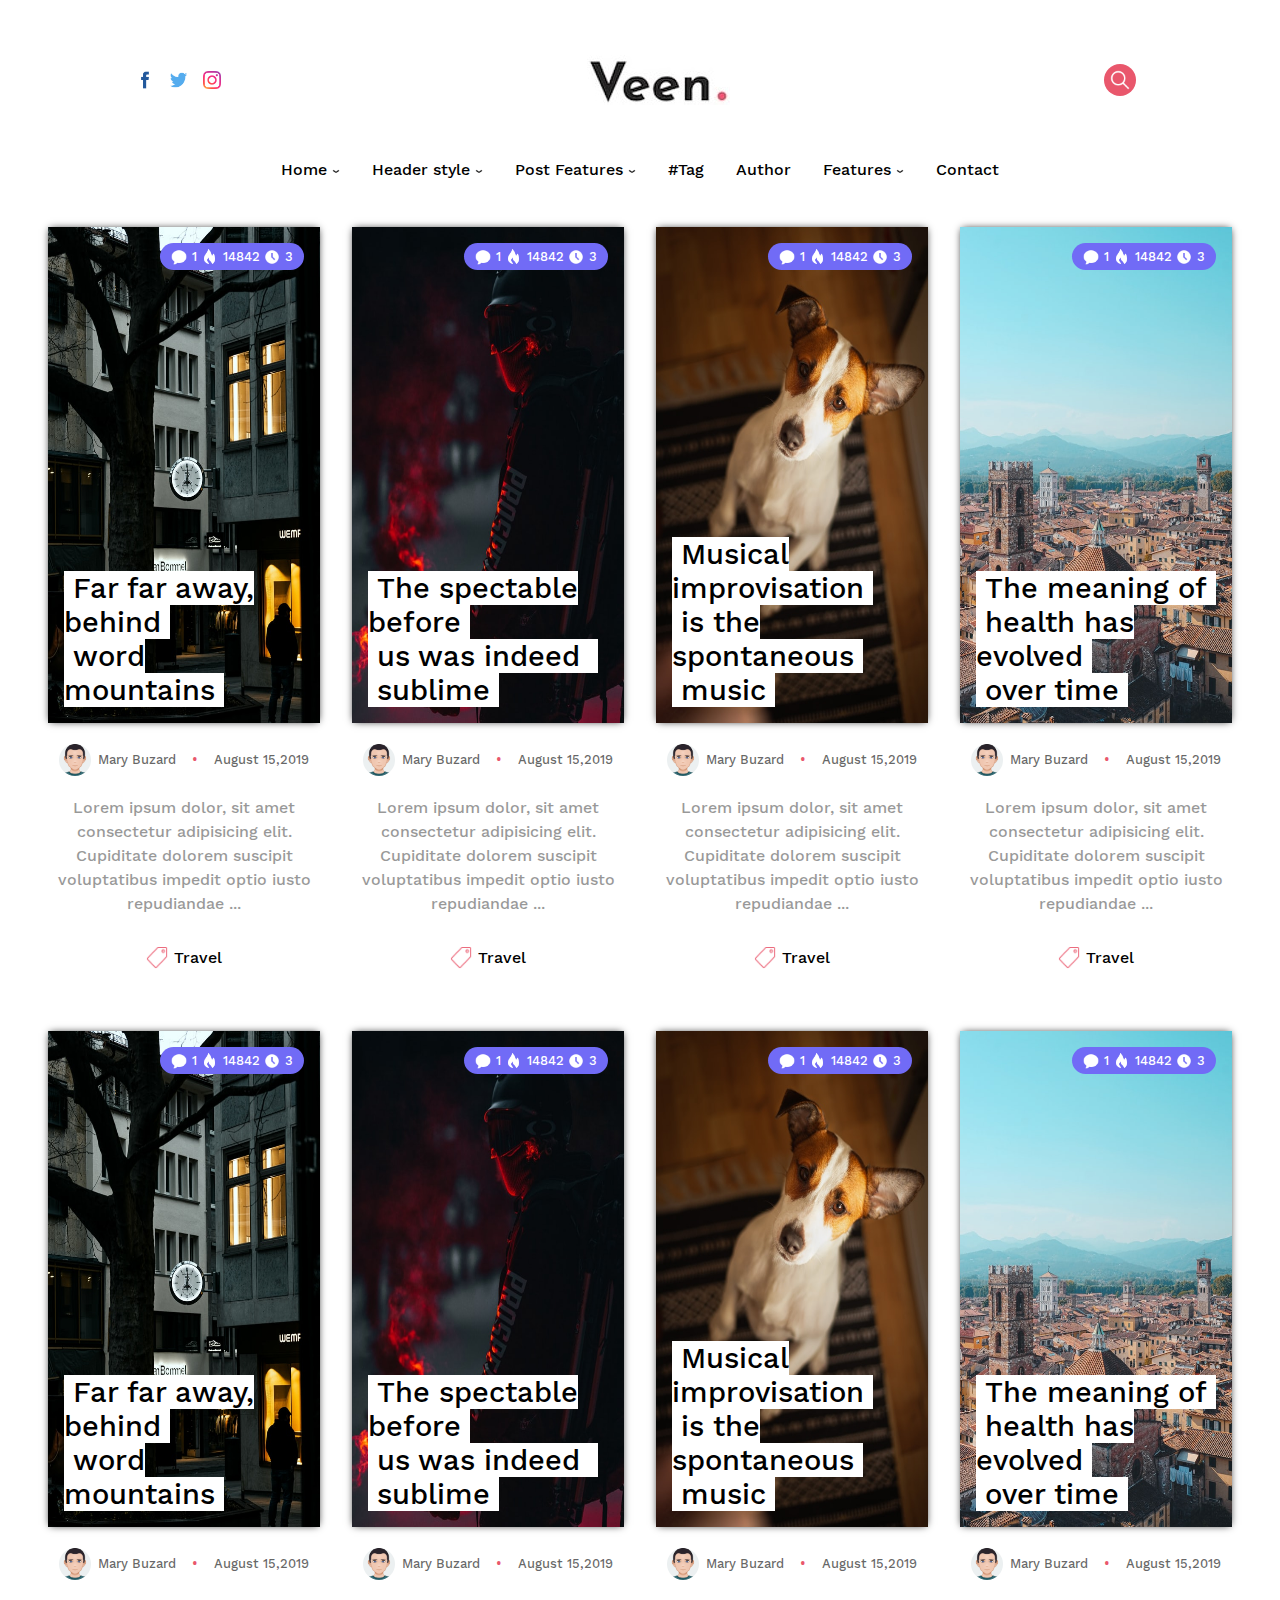
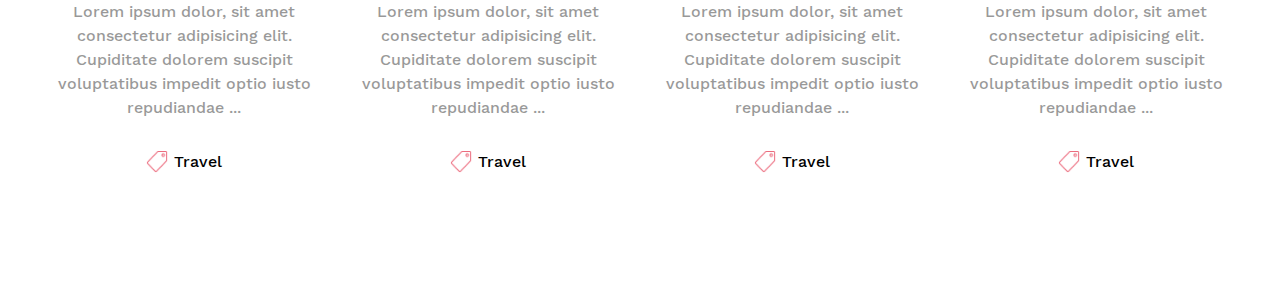
<file: index.html>
<!DOCTYPE html>
<html lang="en">
  <head>
    <meta charset="UTF-8" />
    <meta http-equiv="X-UA-Compatible" content="IE=edge" />
    <meta name="viewport" content="width=device-width, initial-scale=1.0" />
    <link rel="stylesheet" href="./style.css" />
    <title>E5</title>
  </head>
  <body>
    <!-- header -->
    <header class="header">
      <!-- social media icons section -->
      <nav class="socialMediaIcons">
        <li id="facebook">
          <a href="https://www.google.com"
            ><img src="./assets/facebook.png"
          /></a>
        </li>
        <li id="twitter">
          <a href="https://www.google.com"
            ><img src="./assets/twitter.png"
          /></a>
        </li>
        <li id="instagram">
          <a href="https://www.google.com"
            ><img src="./assets/instagram.png"
          /></a>
        </li>
      </nav>
      <!-- logo section -->
      <nav class="logo">
        <a href="https://www.google.com"><img src="./assets/logo.jpg" /></a>
      </nav>
      <!-- search box icon section -->
      <nav class="searchBox">
        <a href="https://www.google.com"> <img src="./assets/search.png" /></a>
      </nav>
    </header>
    <!-- Navbar -->
    <nav class="navbar">
      <li>
        Home <img src="./assets/caret-down.png" class="caret-down" /><img
          src="./assets/caret-down-purple.png"
          class="caret-down-purple"
        />
      </li>
      <li>
        Header style
        <img src="./assets/caret-down.png" class="caret-down" /><img
          src="./assets/caret-down-purple.png"
          class="caret-down-purple"
        />
      </li>
      <li>
        Post Features
        <img src="./assets/caret-down.png" class="caret-down" /><img
          src="./assets/caret-down-purple.png"
          class="caret-down-purple"
        />
      </li>
      <li>#Tag</li>
      <li>Author</li>
      <li>
        Features <img src="./assets/caret-down.png" class="caret-down" /><img
          src="./assets/caret-down-purple.png"
          class="caret-down-purple"
        />
      </li>
      <li>Contact</li>
    </nav>
    <!-- Section  -->
    <main>
      <!-- First row of images -->
      <section>
        <article class="item-card">
          <img src="./assets/image1.jpg" class="background-image" />
          <nav class="header-section">
            <nav class="topSide">
              <nav class="info">
                <li class="comment"><img src="./assets/comment.png" />1</li>
                <li class="like"><img src="./assets/fire.png" />14842</li>
                <li class="view"><img src="./assets/clock.png" />3</li>
              </nav>
            </nav>
            <nav class="bottomSide">
              <span class="about">&nbsp;Far far away, behind&nbsp;</span
              ><br /><span class="about"> &nbsp;word mountains&nbsp;</span>
            </nav>
          </nav>
          <nav class="aboutPost">
            <img src="./assets/avatar.png" />
            <p>Mary Buzard</p>
            <li>August 15,2019</li>
          </nav>
          <nav class="description">
            <p>
              Lorem ipsum dolor, sit amet consectetur adipisicing elit.
              Cupiditate dolorem suscipit voluptatibus impedit optio iusto
              repudiandae
            </p>
          </nav>
          <nav class="tags">
            <img src="./assets/tag.png" />
            <p>Travel</p>
          </nav>
        </article>
        <article class="item-card">
          <img src="./assets/image2.jpg" class="background-image" />
          <nav class="header-section">
            <nav class="topSide">
              <nav class="info">
                <li class="comment"><img src="./assets/comment.png" />1</li>
                <li class="like"><img src="./assets/fire.png" />14842</li>
                <li class="view"><img src="./assets/clock.png" />3</li>
              </nav>
            </nav>
            <nav class="bottomSide">
              <span class="about">&nbsp;The spectable before&nbsp;</span
              ><br /><span class="about">
                &nbsp;us was indeed &nbsp;<br />
                &nbsp;sublime&nbsp;</span
              >
            </nav>
          </nav>
          <nav class="aboutPost">
            <img src="./assets/avatar.png" />
            <p>Mary Buzard</p>
            <li>August 15,2019</li>
          </nav>
          <nav class="description">
            <p>
              Lorem ipsum dolor, sit amet consectetur adipisicing elit.
              Cupiditate dolorem suscipit voluptatibus impedit optio iusto
              repudiandae
            </p>
          </nav>
          <nav class="tags">
            <img src="./assets/tag.png" />
            <p>Travel</p>
          </nav>
        </article>
        <article class="item-card">
          <img src="./assets/image3.jpg" class="background-image" />
          <nav class="header-section">
            <nav class="topSide">
              <nav class="info">
                <li class="comment"><img src="./assets/comment.png" />1</li>
                <li class="like"><img src="./assets/fire.png" />14842</li>
                <li class="view"><img src="./assets/clock.png" />3</li>
              </nav>
            </nav>
            <nav class="bottomSide">
              <span class="about">&nbsp;Musical improvisation&nbsp;</span
              ><br /><span class="about">
                &nbsp;is the spontaneous&nbsp;<br />&nbsp;music&nbsp;</span
              >
            </nav>
          </nav>
          <nav class="aboutPost">
            <img src="./assets/avatar.png" />
            <p>Mary Buzard</p>
            <li>August 15,2019</li>
          </nav>
          <nav class="description">
            <p>
              Lorem ipsum dolor, sit amet consectetur adipisicing elit.
              Cupiditate dolorem suscipit voluptatibus impedit optio iusto
              repudiandae
            </p>
          </nav>
          <nav class="tags">
            <img src="./assets/tag.png" />
            <p>Travel</p>
          </nav>
        </article>
        <article class="item-card">
          <img src="./assets/image4.jpg" class="background-image" />
          <nav class="header-section">
            <nav class="topSide">
              <nav class="info">
                <li class="comment"><img src="./assets/comment.png" />1</li>
                <li class="like"><img src="./assets/fire.png" />14842</li>
                <li class="view"><img src="./assets/clock.png" />3</li>
              </nav>
            </nav>
            <nav class="bottomSide">
              <span class="about">&nbsp;The meaning of&nbsp;</span><br /><span
                class="about"
                >&nbsp;health has evolved&nbsp;<br />&nbsp;over time&nbsp;</span
              >
            </nav>
          </nav>
          <nav class="aboutPost">
            <img src="./assets/avatar.png" />
            <p>Mary Buzard</p>
            <li>August 15,2019</li>
          </nav>
          <nav class="description">
            <p>
              Lorem ipsum dolor, sit amet consectetur adipisicing elit.
              Cupiditate dolorem suscipit voluptatibus impedit optio iusto
              repudiandae
            </p>
          </nav>
          <nav class="tags">
            <img src="./assets/tag.png" />
            <p>Travel</p>
          </nav>
        </article>
      </section>
      <!-- Second row of images -->
      <section>
        <article class="item-card">
          <img src="./assets/image1.jpg" class="background-image" />
          <nav class="header-section">
            <nav class="topSide">
              <nav class="info">
                <li class="comment"><img src="./assets/comment.png" />1</li>
                <li class="like"><img src="./assets/fire.png" />14842</li>
                <li class="view"><img src="./assets/clock.png" />3</li>
              </nav>
            </nav>
            <nav class="bottomSide">
              <span class="about">&nbsp;Far far away, behind&nbsp;</span
              ><br /><span class="about"> &nbsp;word mountains&nbsp;</span>
            </nav>
          </nav>
          <nav class="aboutPost">
            <img src="./assets/avatar.png" />
            <p>Mary Buzard</p>
            <li>August 15,2019</li>
          </nav>
          <nav class="description">
            <p>
              Lorem ipsum dolor, sit amet consectetur adipisicing elit.
              Cupiditate dolorem suscipit voluptatibus impedit optio iusto
              repudiandae
            </p>
          </nav>
          <nav class="tags">
            <img src="./assets/tag.png" />
            <p>Travel</p>
          </nav>
        </article>
        <article class="item-card">
          <img src="./assets/image2.jpg" class="background-image" />
          <nav class="header-section">
            <nav class="topSide">
              <nav class="info">
                <li class="comment"><img src="./assets/comment.png" />1</li>
                <li class="like"><img src="./assets/fire.png" />14842</li>
                <li class="view"><img src="./assets/clock.png" />3</li>
              </nav>
            </nav>
            <nav class="bottomSide">
              <span class="about">&nbsp;The spectable before&nbsp;</span
              ><br /><span class="about">
                &nbsp;us was indeed &nbsp;<br />
                &nbsp;sublime&nbsp;</span
              >
            </nav>
          </nav>
          <nav class="aboutPost">
            <img src="./assets/avatar.png" />
            <p>Mary Buzard</p>
            <li>August 15,2019</li>
          </nav>
          <nav class="description">
            <p>
              Lorem ipsum dolor, sit amet consectetur adipisicing elit.
              Cupiditate dolorem suscipit voluptatibus impedit optio iusto
              repudiandae
            </p>
          </nav>
          <nav class="tags">
            <img src="./assets/tag.png" />
            <p>Travel</p>
          </nav>
        </article>
        <article class="item-card">
          <img src="./assets/image3.jpg" class="background-image" />
          <nav class="header-section">
            <nav class="topSide">
              <nav class="info">
                <li class="comment"><img src="./assets/comment.png" />1</li>
                <li class="like"><img src="./assets/fire.png" />14842</li>
                <li class="view"><img src="./assets/clock.png" />3</li>
              </nav>
            </nav>
            <nav class="bottomSide">
              <span class="about">&nbsp;Musical improvisation&nbsp;</span
              ><br /><span class="about">
                &nbsp;is the spontaneous&nbsp;<br />&nbsp;music&nbsp;</span
              >
            </nav>
          </nav>
          <nav class="aboutPost">
            <img src="./assets/avatar.png" />
            <p>Mary Buzard</p>
            <li>August 15,2019</li>
          </nav>
          <nav class="description">
            <p>
              Lorem ipsum dolor, sit amet consectetur adipisicing elit.
              Cupiditate dolorem suscipit voluptatibus impedit optio iusto
              repudiandae
            </p>
          </nav>
          <nav class="tags">
            <img src="./assets/tag.png" />
            <p>Travel</p>
          </nav>
        </article>
        <article class="item-card">
          <img src="./assets/image4.jpg" class="background-image" />
          <nav class="header-section">
            <nav class="topSide">
              <nav class="info">
                <li class="comment"><img src="./assets/comment.png" />1</li>
                <li class="like"><img src="./assets/fire.png" />14842</li>
                <li class="view"><img src="./assets/clock.png" />3</li>
              </nav>
            </nav>
            <nav class="bottomSide">
              <span class="about">&nbsp;The meaning of&nbsp;</span><br /><span
                class="about"
                >&nbsp;health has evolved&nbsp;<br />&nbsp;over time&nbsp;</span
              >
            </nav>
          </nav>
          <nav class="aboutPost">
            <img src="./assets/avatar.png" />
            <p>Mary Buzard</p>
            <li>August 15,2019</li>
          </nav>
          <nav class="description">
            <p>
              Lorem ipsum dolor, sit amet consectetur adipisicing elit.
              Cupiditate dolorem suscipit voluptatibus impedit optio iusto
              repudiandae
            </p>
          </nav>
          <nav class="tags">
            <img src="./assets/tag.png" />
            <p>Travel</p>
          </nav>
        </article>
      </section>
    </main>
    <nav class="toUp">
      <a href="https://www.google.com"><img src="./assets/caret-up.png" /></a>
    </nav>
  </body>
</html>
</file>
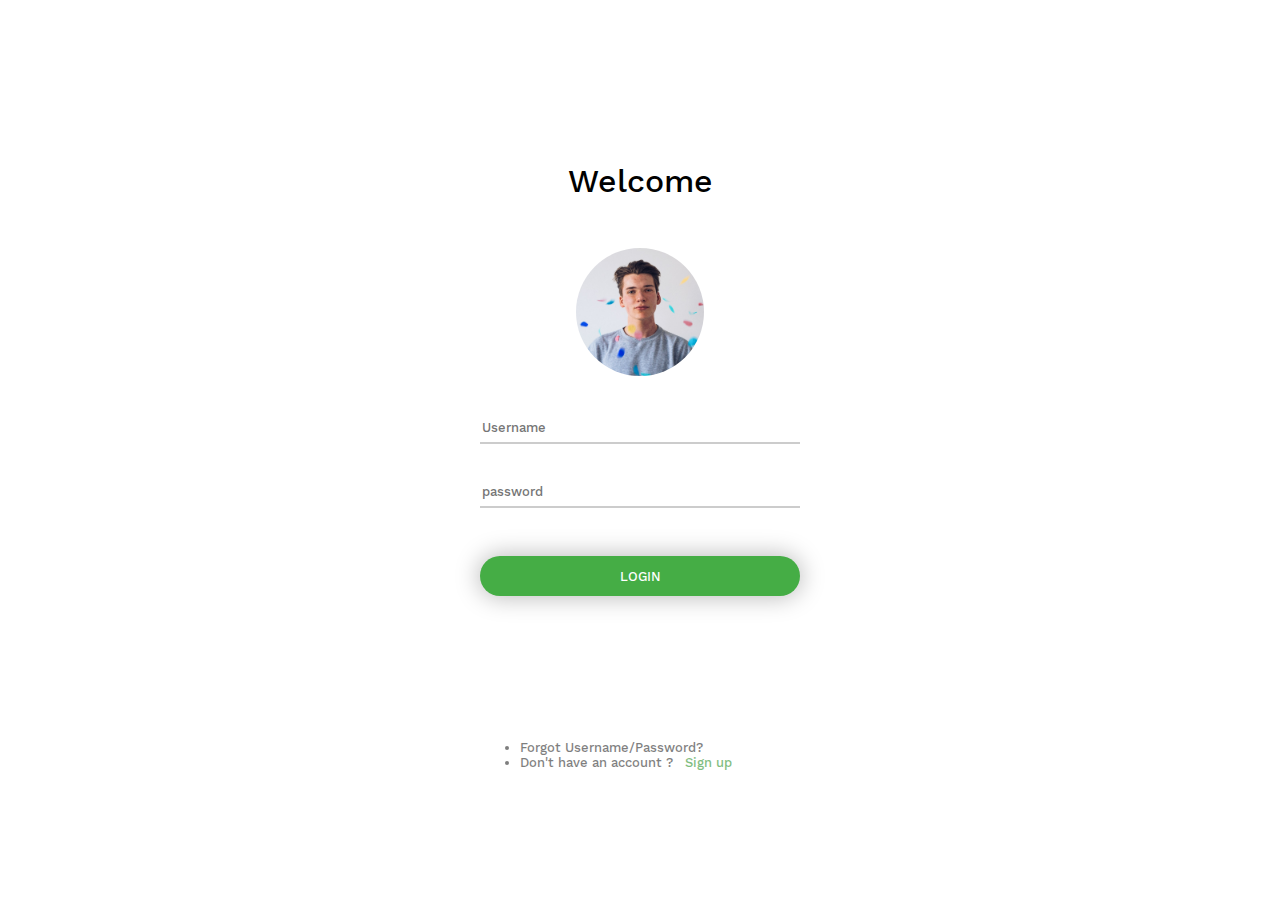
<file: E1/index.html>
<!DOCTYPE html>
<html lang="en">
  <head>
    <meta charset="UTF-8" />
    <meta http-equiv="X-UA-Compatible" content="IE=edge" />
    <meta name="viewport" content="width=device-width, initial-scale=1.0" />
    <title>Login</title>
    <link rel="stylesheet" href="./style.css" />
  </head>
  <body>
    <main>
      <nav class="welcome-text"><p>Welcome</p></nav>
      <nav class="avatar-img"><img src="./avatar.jpg" alt="Avatar" /></nav>
      <nav class="username-input">
        <input type="text" name="username" placeholder="Username" />
      </nav>
      <nav class="password-input">
        <input type="text" name="password" placeholder="password" />
      </nav>
      <nav class="login-button">
        <input type="button" value="LOGIN" />
      </nav>
      <nav class="captions">
        <ul>
          <li>
            <a href="https://www.google.com">Forgot Username/Password?</a>
          </li>
          <li>
            <span>Don't have an account ?</span>
            <a href="https://www.google.com" class="signUp-text">Sign up</a>
          </li>
        </ul>
      </nav>
    </main>
  </body>
</html>
</file>
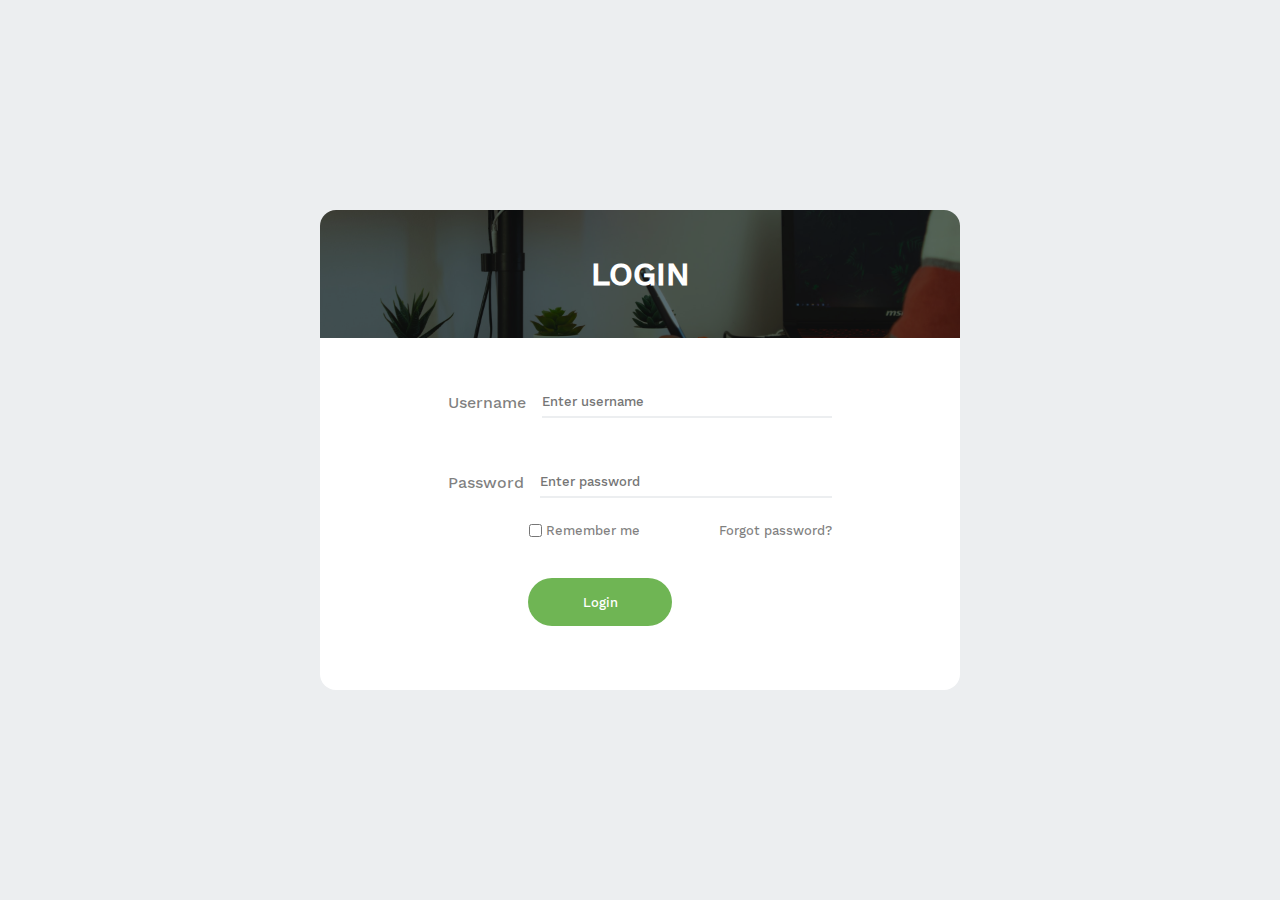
<file: E2/index.html>
<!DOCTYPE html>
<html lang="en">
  <head>
    <meta charset="UTF-8" />
    <meta http-equiv="X-UA-Compatible" content="IE=edge" />
    <meta name="viewport" content="width=device-width, initial-scale=1.0" />
    <title>E2</title>
    <link rel="stylesheet" href="./style.css" />
  </head>
  <body>
    <main>
      <nav class="header"><h1>LOGIN</h1></nav>

      <nav class="username">
        <label for="username">Username</label
        ><input
          type="text"
          name="username"
          id="username"
          placeholder="Enter username"
        />
      </nav>
      <nav class="password">
        <label for="password">Password</label
        ><input
          type="text"
          name="password"
          id="password"
          placeholder="Enter password"
        />
      </nav>
      <nav class="captions">
        <nav class="rememberMe">
          <input type="checkbox" name="rememberMe" id="rememberMe" />&nbsp;
          <label for="rememberMe">Remember me</label>
        </nav>
        <nav class="forgotPass">
          <a href="https://www.google.com">Forgot password?</a>
        </nav>
      </nav>
      <nav class="button">
        <input type="button" value="Login" />
      </nav>
    </main>
  </body>
</html>
</file>
<file: style.css>
/* Import font */
@font-face {
  font-family: websans;
  src: url(./assets/WorkSans-Medium.ttf);
}
/* Reset page */
html,
body {
  margin: 0;
  padding: 0;
  width: 100%;
  height: 100%;
  background-color: #ffffff;
}
* {
  box-sizing: border-box;
  font-family: websans;
}
/* Header */
.header {
  display: flex;
  justify-content: space-between;
  align-items: center;
  width: 80%;
  height: 10rem;
  margin: 0 auto;
}
/* Social Media Section */
.socialMediaIcons {
  display: flex;
  width: auto;
  height: auto;
  align-items: baseline;
  justify-content: center;
}
.socialMediaIcons li {
  list-style: none;
  margin: 0.5rem;
}
#facebook {
  display: flex;
  align-items: center;
}
#facebook img {
  width: 1.1rem;
}
#facebook a {
  display: flex;
  align-items: center;
}
#twitter {
  display: flex;
  align-items: center;
}
#twitter img {
  width: 1.1rem;
}
#twitter a {
  display: flex;
  align-items: center;
}
#instagram {
  display: flex;
  align-items: center;
}
#instagram img {
  width: 1.1rem;
}
#instagram a {
  display: flex;
  align-items: center;
}
/* Logo section */
.logo {
  display: flex;
  align-items: baseline;
}
.logo a {
  display: flex;
  justify-content: center;
  align-items: center;
}
/* Search box section */
.searchBox {
  display: flex;
  align-items: center;
  justify-content: center;
  background-color: #e9576c;
  border-radius: 50%;
  width: 2rem;
  margin: 1rem;
  height: 2rem;
}
.searchBox img {
  width: 1.5rem;
}
.searchBox a {
  display: flex;
  align-items: center;
}
/* Navbar */
.navbar {
  display: flex;
  width: 80%;
  margin: auto;
  justify-content: center;
  align-items: center;
}
.navbar li {
  list-style: none;
  margin: 0 1rem;
}
.navbar li:hover {
  color: #e9576c;
  cursor: pointer;
}
/* black caret down */
.caret-down {
  width: 0.5rem;
}
/* purple caret down */
.caret-down-purple {
  width: 0.5rem;
  display: none;
}
/* when the user hover on li elements black caret down's display will none */
.navbar li:hover .caret-down {
  display: none;
}
/* when the user hover on li elements purple caret down's display appear */
.navbar li:hover .caret-down-purple {
  display: inline;
}
/* section */
section {
  width: 95%;
  height: calc(100% / 4);
  display: flex;
  justify-content: space-between;
  align-items: center;
  margin: 3rem auto;
}
.item-card {
  display: flex;
  align-items: center;
  justify-content: center;
  width: calc(100% / 4);
  flex-flow: column;
  position: relative;
  margin: 0 1rem;
  position: relative;
}
.background-image {
  position: absolute;
  width: 100%;
  height: 31rem;
  top: 0;
}
.header-section {
  display: flex;
  align-items: space-between;
  flex-flow: column;
  height: 31rem;
  width: 100%;
  position: relative;
  box-shadow: 0px 0px 8px -2px rgba(0, 0, 0, 1);
}
.topSide {
  width: 100%;
  display: flex;
  justify-content: flex-end;
}
.info {
  display: flex;
  justify-content: center;
  align-items: center;
  width: 9rem;
  background-color: #716bf6;
  margin: 1rem;
  border-radius: 1rem;
  height: 1.7rem;
}
.comment {
  margin-right: 0.3rem;
  display: flex;
  align-items: center;
  color: white;
  font-size: small;
}
.comment img {
  margin-right: 0.3rem;
  width: 1rem;
}
.like {
  display: flex;
  align-items: center;
  color: white;
  margin-right: 0.3rem;
  font-size: small;
}
.like img {
  margin-right: 0.3rem;
  width: 1.02rem;
}
.view {
  font-size: small;

  display: flex;
  align-items: center;
  color: white;
}
.view img {
  margin-right: 0.3rem;
  width: 1rem;
}
.bottomSide {
  width: 90%;
  margin: 0 auto;
  height: auto;
  position: absolute;
  bottom: 1rem;
  left: 1rem;
}
.about {
  background-color: #fff;
  font-size: 1.8rem;
  width: auto;
  margin: 0 auto;
}
.aboutPost {
  margin-top: 1rem;
  display: flex;
  align-items: center;
  justify-content: center;
  width: 100%;
  color: rgba(0, 0, 0, 0.6);
  font-size: small;
}
.aboutPost img {
  width: 2rem;
  border-radius: 50%;
  margin-right: 0.4rem;
}
.aboutPost li {
  list-style: none;
}
.aboutPost li::before {
  content: "\2022";
  margin: 0 1rem;
  color: #e9576c;
}
.description {
  text-align: center;
  width: 100%;
}
.description p {
  line-height: 1.5rem;
  opacity: 0.4;
}
.description p::after {
  content: "...";
}
.tags {
  display: flex;
  justify-content: center;
  align-items: center;
  width: 100%;
}
.tags img {
  width: 1.4rem;
  margin-right: 0.4rem;
}
</file>
<file: E1/style.css>
/* Import fonts */
@font-face {
  font-family: GGX88;
  src: url(./WorkSans-Medium.ttf);
}
/* Reset page */
html,
body {
  margin: 0;
  padding: 0;
  width: 100%;
  height: 100%;
  display: flex;
  justify-content: center;
  align-items: center;
}
* {
  box-sizing: border-box;
  font-family: GGX88;
}
main {
  width: 20rem;
  height: 40rem;
  display: flex;
  justify-content: center;
  flex-flow: column;
}
.welcome-text {
  height: auto;
  text-align: center;
  margin-bottom: 1rem;
}
.welcome-text p {
  font-size: 2rem;
}
.avatar-img {
  margin-bottom: 2rem;
  width: auto;
  text-align: center;
}
.avatar-img img {
  height: auto;
  border-radius: 50%;
  width: 8rem;
  height: 8rem;
}
.username-input input {
  width: 100%;
  outline: none;
  border: none;
  height: 2rem;
  border-bottom: 0.15rem solid #ccc;
}
.username-input {
  margin-bottom: 2rem;
}
.password-input input {
  width: 100%;
  outline: none;
  border: none;
  height: 2rem;
  border-bottom: 0.15rem solid #ccc;
}
.login-button {
  margin-top: 3rem;
}
.login-button input {
  border-radius: 2rem;
  color: white;
  background-color: rgb(69, 173, 69);
  width: 100%;
  height: 2.5rem;
  border: none;
  outline: none;
  cursor: pointer;
  box-shadow: 0px 0px 23px 2px rgba(0, 0, 0, 0.26);
}
.captions {
  display: flex;
  align-items: flex-end;
  height: 100%;
  opacity: 0.5;
}
.captions ul li {
  font-size: 0.8em;
  margin: 0;
  padding: 0;
}
.captions ul {
  margin: 0;
}
.signUp-text {
  margin-left: 0.5rem;
  color: green;
  text-decoration: none;
}
a {
  color: black;
  text-decoration: none;
}
</file>
<file: E2/style.css>
/* Import font */
@font-face {
  font-family: worksans;
  src: url(./WorkSans-Medium.ttf);
}
/* reset form */
html,
body {
  width: 100%;
  height: 100%;
  background-color: #eceef0;
  display: flex;
  justify-content: center;
  align-items: center;
}
* {
  font-family: worksans;
  box-sizing: border-box;
  margin: 0;
  padding: 0;
  user-select: none;
}
main {
  width: 40rem;
  height: 30rem;
  background-color: white;
  border-radius: 1rem;
}
.header {
  margin: 0;
  padding: 0;
  height: 8rem;
  width: 100%;
  background-image: url(./background.jpg);
  background-size: cover;
  background-position: center;
  background-repeat: no-repeat;
  background-attachment: scroll;
  border-top-left-radius: 1rem;
  border-top-right-radius: 1rem;
  background-color: #61727a;
  background-blend-mode: multiply;
  display: flex;
  justify-content: center;
  align-items: center;
  color: white;
  
}
.username {
  width: 60%;
  height: 2rem;
  margin: auto;
  display: flex;
  align-items: center;
  margin-top: 3rem;
  color: rgba(0, 0, 0, 0.5);
}
.username input {
  border: none;
  border-bottom: 0.15rem solid #eceef0;
  outline: none;
  margin-left: 1rem;
  width: 100%;
  height: 2rem;
  color: rgba(0, 0, 0, 0.5);
}
.username input ::placeholder {
  color: rgba(0, 0, 0, 0.5);
}
.password {
  width: 60%;
  height: 2rem;
  margin: auto;
  display: flex;
  align-items: center;
  margin-top: 3rem;
  color: rgba(0, 0, 0, 0.5);
}
.password input {
  border: none;
  border-bottom: 0.15rem solid #eceef0;
  outline: none;
  margin-left: 1rem;
  width: 100%;
  height: 2rem;
  color: rgba(0, 0, 0, 0.5);
}
.captions {
  width: 60%;
  height: 2rem;
  margin: auto;
  display: flex;
  align-items: center;
  color: rgba(0, 0, 0, 0.5);
  margin-top: 1rem;
}
.rememberMe {
  width: 50%;
  display: flex;
  justify-content: flex-end;
  font-size: 0.8rem;
}
.forgotPass {
  width: 50%;
  display: flex;
  justify-content: flex-end;
  font-size: 0.8rem;
}
.forgotPass a {
  text-decoration: none;
  color: rgba(0, 0, 0, 0.5);
}
.button {
  width: 60%;
  margin: auto;
  margin-top: 2rem;
}
.button input {
  color: white;
  background-color: #6fb554;
  width: 9rem;
  height: 3rem;
  margin-left: 5rem;
  border: none;
  outline: none;
  cursor: pointer;
  border-radius: 2rem;
}
</file>
